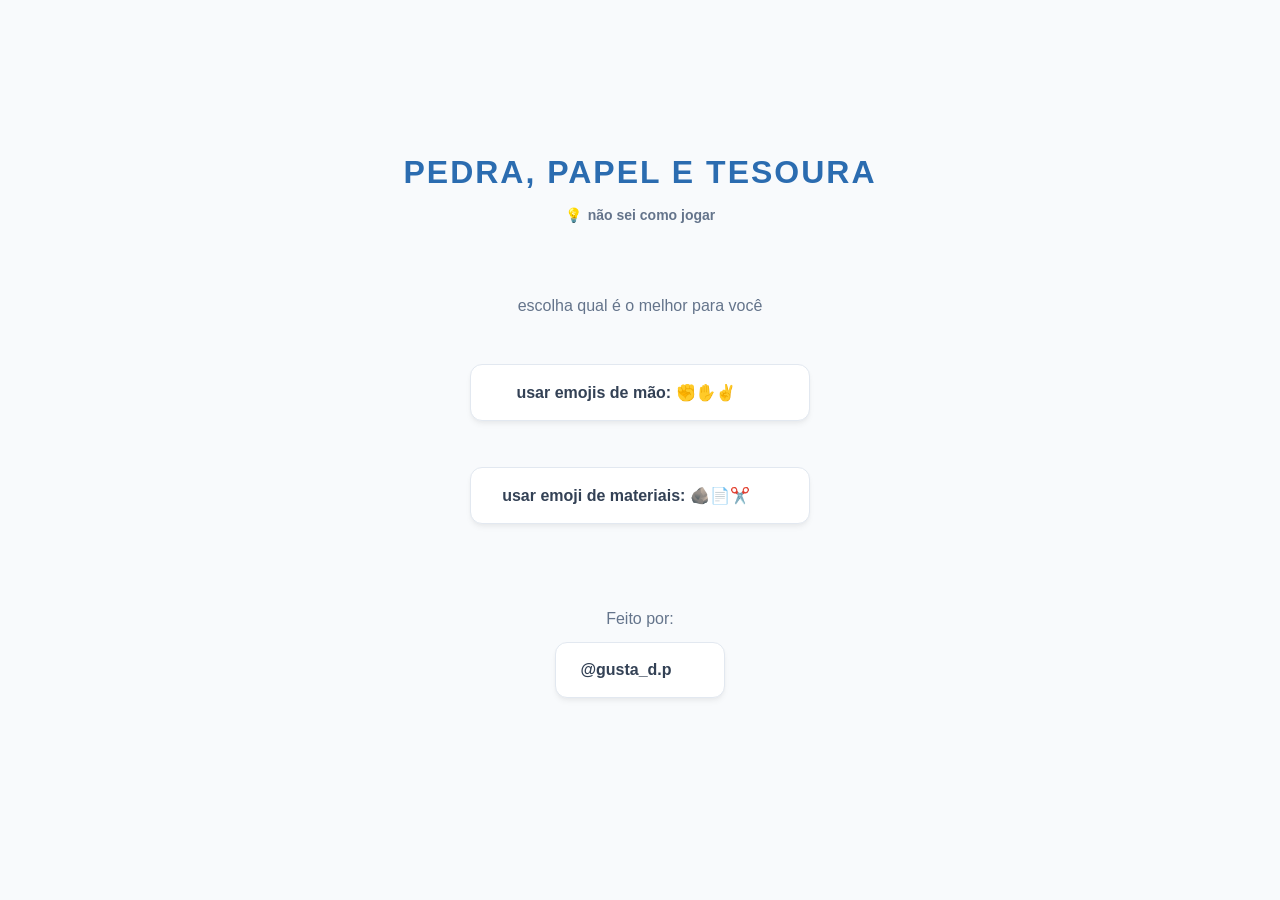
<file: index.html>
<!DOCTYPE html>
<html lang="pt-BR">
<head>
    <meta charset="UTF-8">
    <meta name="viewport" content="width=device-width, initial-scale=1.0">
    <link rel="stylesheet" href="./style.css">
    <link rel="icon" type = 'image/png' href="./img/PePaTe.png">
    <title>Pedra, Papel e Tesoura</title>
</head>
<body>
    <h1>PEDRA, PAPEL E TESOURA</h1>
    <a href="./regras.html">não sei como jogar</a>
    <br><br>
<p>escolha qual é o melhor para você</p>
<a href="./maoSelect.html">usar emojis de mão: ✊✋✌️</a>
<br>
<a href="./materialSelect.html">usar emoji de materiais: 🪨📄✂️ </a>
<br><br><br><br>
 <p>Feito por: <a href="https://www.instagram.com/gusta_d.p/" class="instagram">@gusta_d.p</a></p>
</body>
</html>
</file>
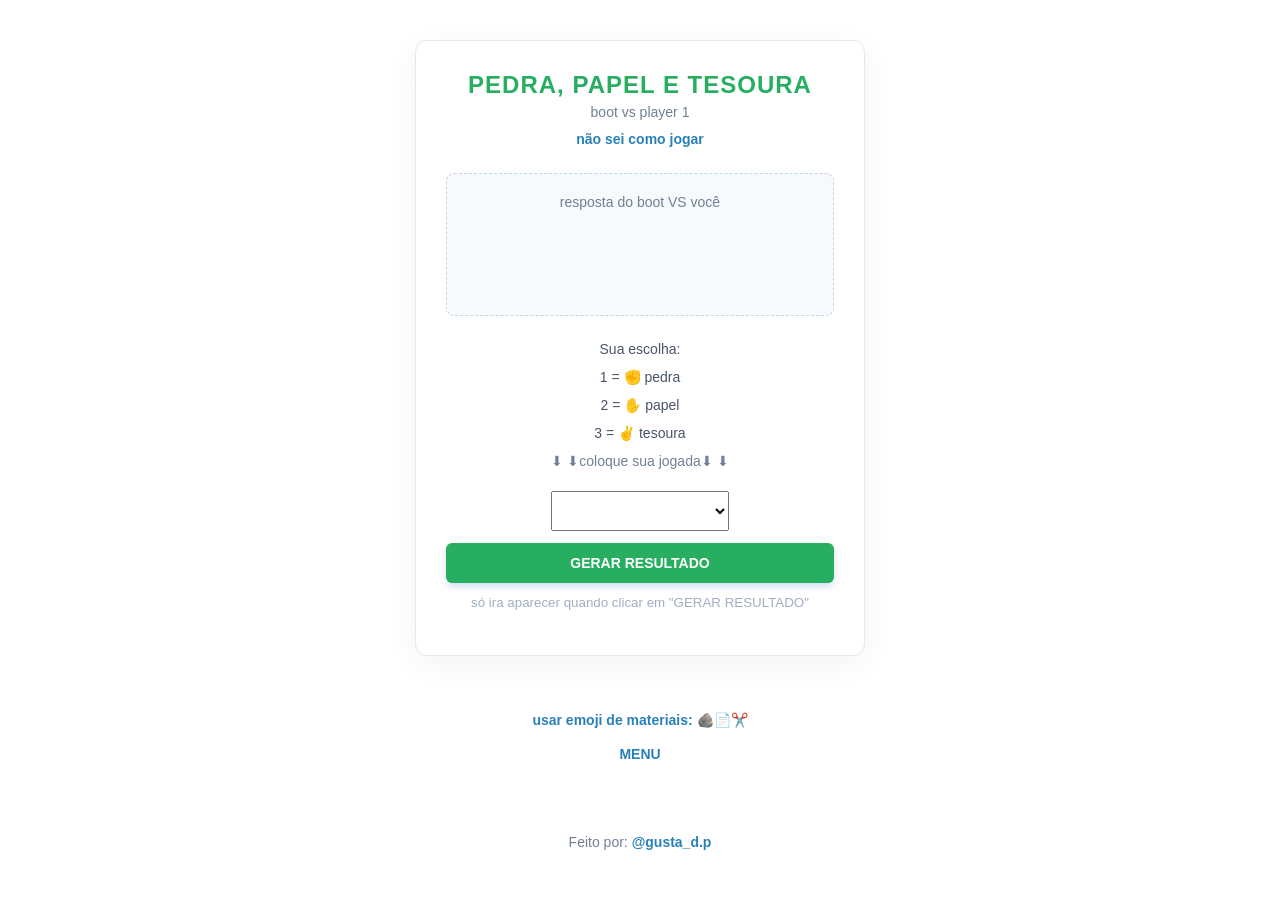
<file: maoSelect.html>
<!DOCTYPE html>
<html lang="pt-BR">
<head>
    <meta charset="UTF-8">
    <meta name="viewport" content="width=device-width, initial-scale=1.0">
    <script src="./node2.js"defer></script>
    <link rel="stylesheet" href="./style1.css">
    <link rel="icon" type = 'image/png' href="./img/PePaTe.png">
    <title>Pedra, Papel e Tesoura com emojis</title>
</head>
<body>
    <main class="container">
        <h1>PEDRA, PAPEL E TESOURA</h1>
        <p>boot vs player 1</p>

        <a href="./regras.html">não sei como jogar</a>

        <div class="jogo-area">
            <p>resposta do boot VS você</p>
            
            
            <div id="boot_resposta"></div>
            
            
            <div id="resultado"></div>
        </div>
        
        <div class="controles">
            <label for="input_player">Sua escolha:</label>
            <label for="input_player">1 = ✊ pedra</label>
            <label for="input_player">2 = ✋ papel</label>
            <label for="input_player">3 = ✌️ tesoura</label>
            
            <p>⬇ ⬇coloque sua jogada⬇ ⬇</p>
            <select name="input_player" id="input_player">
                <option value="0"></option>
                <option value="1">✊ pedra</option>
                <option value="2">✋ papel</option>
                <option value="3">✌️ tesoura</option>
                <option value="4"></option>
                
                
            </select>
            <button onclick="principal()">GERAR RESULTADO</button>
            <small>só ira aparecer quando clicar em "GERAR RESULTADO"</small>
        </div>
    </main>






    <br><br>
    <a href="./materialSelect.html">usar emoji de materiais: 🪨📄✂️ </a>
    <br>
    <a href="./index.html">MENU</a>
    <br><br><br><br>
     <p>Feito por: <a href="https://www.instagram.com/gusta_d.p/" class="instagram">@gusta_d.p</a></p>
</file>
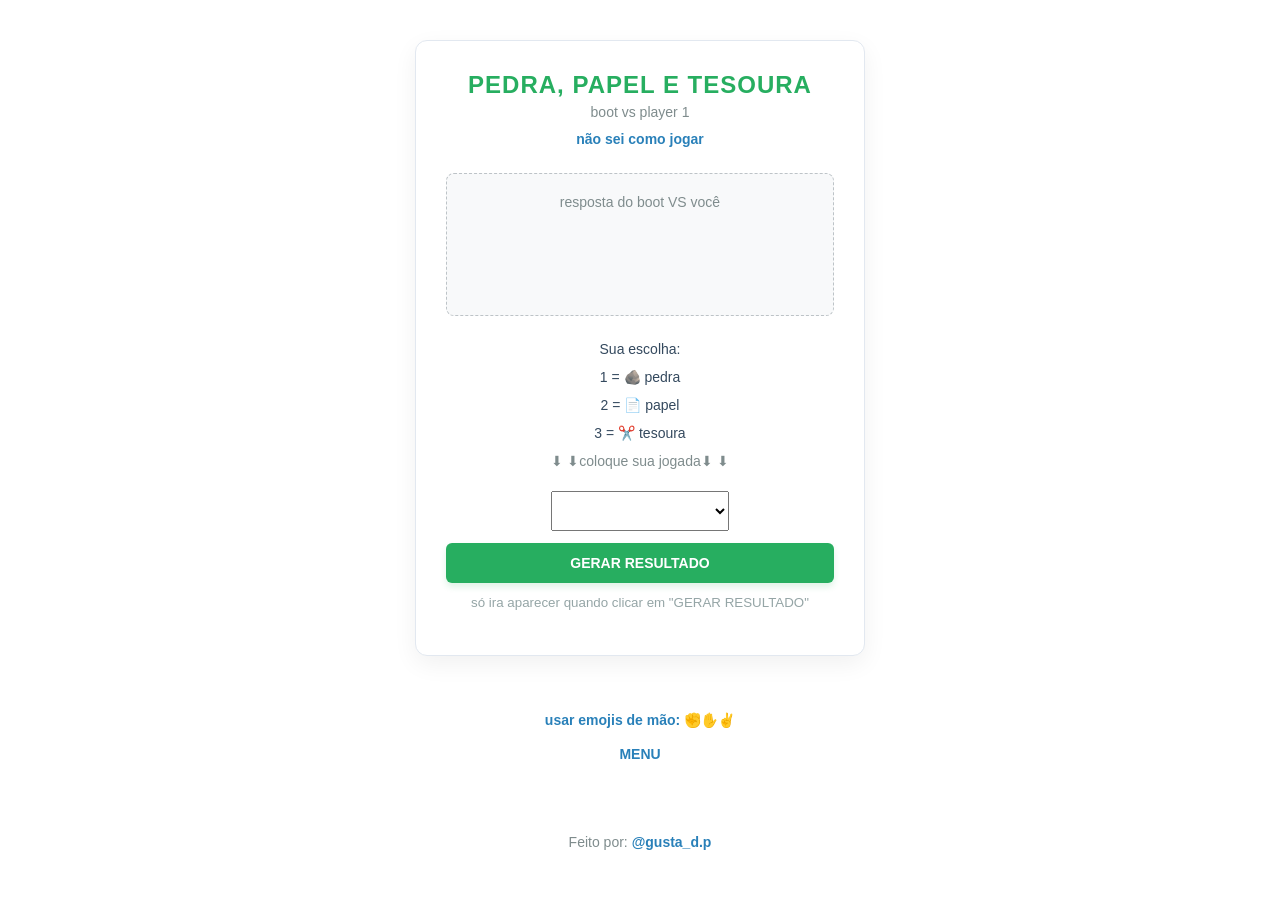
<file: materialSelect.html>
<!DOCTYPE html>
<html lang="pt-BR">
<head>
    <meta charset="UTF-8">
    <meta name="viewport" content="width=device-width, initial-scale=1.0">
    <link rel="stylesheet" href="./style2.css">
    <link rel="icon" type = 'image/png' href="./img/PePaTe.png">
    <script src="./node.js" defer></script>
    <title>Pedra, Papel e Tesoura com materias</title>
</head>
<body>

    <main class="container">
        <h1>PEDRA, PAPEL E TESOURA</h1>
        <p>boot vs player 1</p>

        <a href="./regras.html">não sei como jogar</a>

        <div class="jogo-area">
            <p>resposta do boot VS você</p>
            
            
            <div id="boot_resposta"></div>
            
            
            <div id="resultado"></div>
        </div>
        
        <div class="controles">
            <label for="input_player">Sua escolha:</label>
            <label for="input_player">1 = 🪨 pedra</label>
            <label for="input_player">2 = 📄 papel</label>
            <label for="input_player">3 = ✂️ tesoura</label>
            <p>⬇ ⬇coloque sua jogada⬇ ⬇</p>
            <select name="input_player" id="input_player">
                <option value="0"></option>
                <option value="1">🪨 pedra</option>
                <option value="2">📄 papel</option>
                <option value="3">✂️ tesoura</option>
                <option value="4"></option>
            </select>
            <button onclick="principal()">GERAR RESULTADO</button>
            <small>só ira aparecer quando clicar em "GERAR RESULTADO"</small>
        </div>
    </main>


<br><br>




<a href="./maoSelect.html">usar emojis de mão: ✊✋✌️</a>
<br>
<a href="./index.html">MENU</a>
    <br><br><br><br>
     <p>Feito por: <a href="https://www.instagram.com/gusta_d.p/" class="instagram">@gusta_d.p</a></p>
</file>
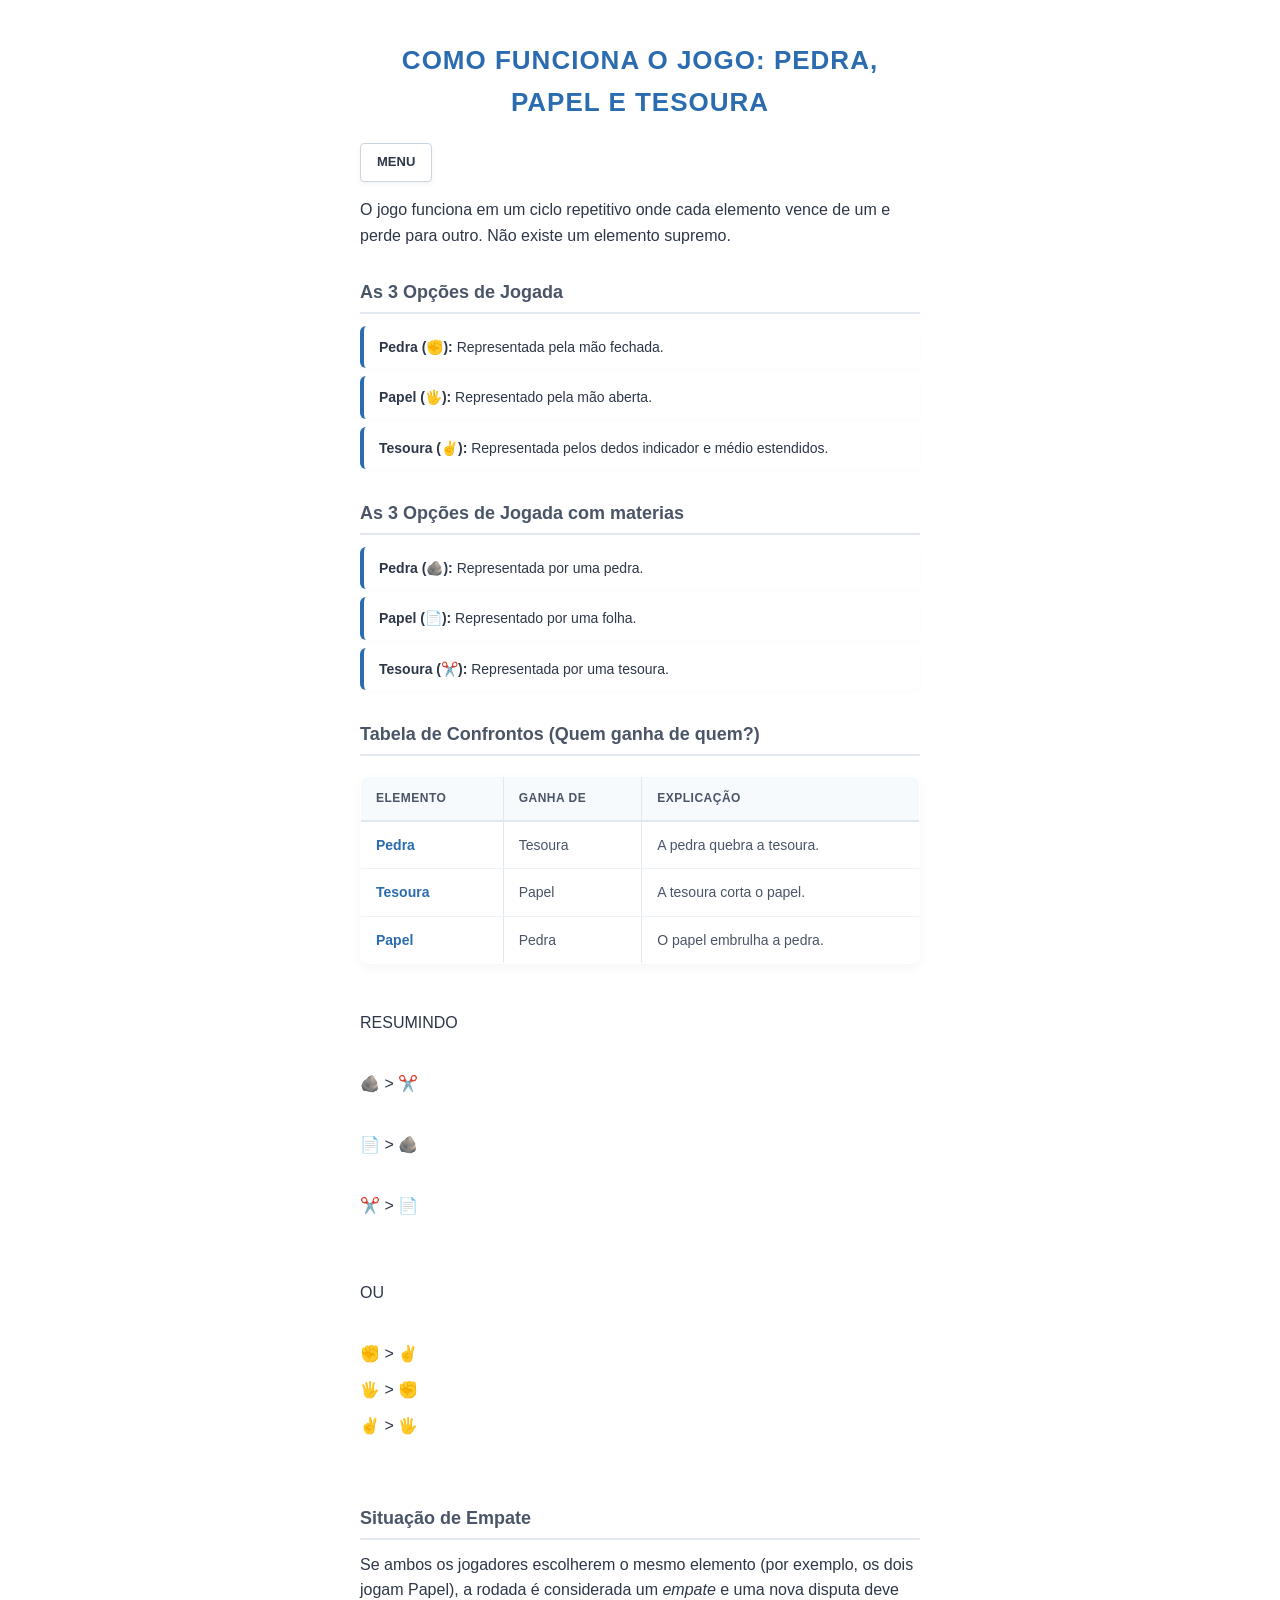
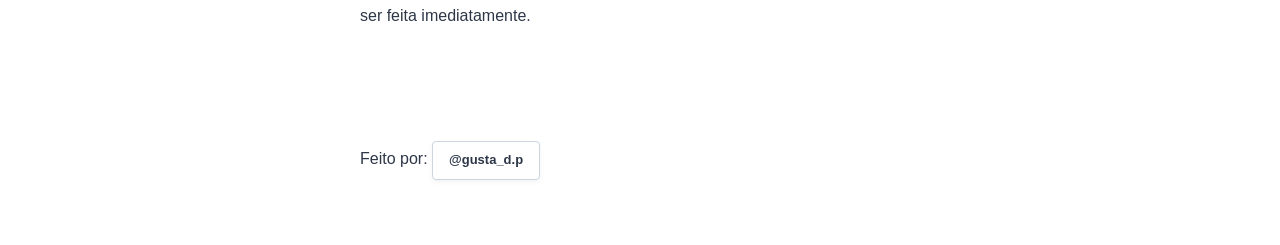
<file: regras.html>
<!DOCTYPE html>
<html lang="pt-BR">
<head>
    <meta charset="UTF-8">
    <meta name="viewport" content="width=device-width, initial-scale=1.0">
    <link rel="stylesheet" href="style4.css">
    <link rel="icon" type = 'image/png' href="./img/PePaTe.png">
    <title>Regras do Pedra, Papel e Tesoura</title>
</head>
<body>
     <h1>Como Funciona o Jogo: Pedra, Papel e Tesoura</h1>
    <a href="./index.html">MENU</a>
    <p>O jogo funciona em um ciclo repetitivo onde cada elemento vence de um e perde para outro. Não existe um elemento supremo.</p>

    <h2>As 3 Opções de Jogada</h2>
    <ul>
        <li><strong>Pedra (✊):</strong> Representada pela mão fechada.</li>
        <li><strong>Papel (🖐️):</strong> Representado pela mão aberta.</li>
        <li><strong>Tesoura (✌️):</strong> Representada pelos dedos indicador e médio estendidos.</li>
    </ul>

       <h2>As 3 Opções de Jogada com materias</h2>
    <ul>
        <li><strong>Pedra (🪨):</strong> Representada por uma pedra.</li>
        <li><strong>Papel (📄):</strong> Representado por uma folha.</li>
        <li><strong>Tesoura (✂️):</strong> Representada por uma tesoura.</li>
    </ul>

    <h2>Tabela de Confrontos (Quem ganha de quem?)</h2>
    <table border="1">
        <thead>
            <tr>
                <th>Elemento</th>
                <th>Ganha de</th>
                <th>Explicação</th>
            </tr>
        </thead>
        <tbody>
            <tr>
                <td><strong>Pedra</strong></td>
                <td>Tesoura</td>
                <td>A pedra quebra a tesoura.</td>
            </tr>
            <tr>
                <td><strong>Tesoura</strong></td>
                <td>Papel</td>
                <td>A tesoura corta o papel.</td>
            </tr>
            <tr>
                <td><strong>Papel</strong></td>
                <td>Pedra</td>
                <td>O papel embrulha a pedra.</td>
            </tr>
        </tbody>
    </table>
    <br>
    <p>RESUMINDO</p>
    <br>
    <p>🪨 > ✂️</p><br>
    <p>📄 > 🪨</p><br>
    <p>✂️ > 📄</p><br>
    <br>
    <p>OU</p>
    <br>
    <p>✊ > ✌️</p>
    <p>🖐️ > ✊</p>
    <p>✌️ > 🖐️</p>
    <br>


    <h2>Situação de Empate</h2>
    <p>Se ambos os jogadores escolherem o mesmo elemento (por exemplo, os dois jogam Papel), a rodada é considerada um <em>empate</em> e uma nova disputa deve ser feita imediatamente.</p>



    <br><br><br><br>
     <p>Feito por: <a href="https://www.instagram.com/gusta_d.p/" class="instagram">@gusta_d.p</a></p>
</body>
</html>
</file>
<file: style.css>
/* 1. Reset básico e centralização na tela */
* {
    margin: 0;
    padding: 0;
    box-sizing: border-box;
    font-family: 'Segoe UI', Tahoma, Geneva, Verdana, sans-serif;
}

body {
    background-color: #f8fafc; /* Fundo levemente acinzentado para dar contraste */
    color: #1e293b;          /* Texto escuro premium */
    display: flex;
    flex-direction: column;
    justify-content: center;
    align-items: center;
    min-height: 100vh;
    padding: 20px;
    text-align: center;
}

/* 2. Cabeçalho */
h1 {
    font-size: 32px;
    font-weight: 800;
    color: #2b6cb0; /* Azul elegante */
    text-transform: uppercase;
    letter-spacing: 2px;
    margin-bottom: 8px;
}

p {
    color: #64748b; /* Cinza médio elegante */
    font-size: 16px;
    margin-bottom: 35px;
    font-weight: 500;
}

/* 3. Estilização dos Links / Botões */

/* LINK DE REGRAS (Fica pequeno e discreto no topo ou meio) */
a[href*="regras"] {
    color: #64748b !important;
    text-decoration: none !important;
    font-size: 14px !important;
    font-weight: 600 !important;
    margin-bottom: 30px !important;
    padding: 8px 16px !important;
    border-radius: 20px !important;
    background: transparent !important;
    transition: all 0.2s ease !important;
    display: inline-flex !important;
    align-items: center !important;
    gap: 6px !important;
    border: none !important;
    box-shadow: none !important;
    transform: none !important;
    width: auto !important;
    max-width: none !important;
}

a[href*="regras"]::before {
    content: "💡";
    font-size: 14px;
}

a[href*="regras"]:hover {
    color: #2b6cb0 !important;
    background: #ebf8ff !important;
}

/* TODOS OS OUTROS LINKS (AGORA VAI ARRUMAR TODOS OS BOTÕES DE PÁGINAS) */
a:not([href*="regras"]) {
    display: flex;
    align-items: center;
    justify-content: center;
    gap: 12px;
    background: #ffffff; 
    color: #334155;      
    text-decoration: none;
    font-size: 16px;
    font-weight: 700;
    padding: 18px 24px;
    border-radius: 12px; /* Cantos arredondados modernos */
    border: 1px solid #e2e8f0; 
    width: 100%;
    max-width: 340px;
    margin: 14px auto;
    box-shadow: 0 4px 6px -1px rgba(0, 0, 0, 0.05), 0 2px 4px -1px rgba(0, 0, 0, 0.03);
    transition: all 0.25s cubic-bezier(0.4, 0, 0.2, 1); /* Transição suave profissional */
    cursor: pointer;
}

/* Adicionando as setinhas discretas para os botões */
a:not([href*="regras"])::after {
    content: "→";
    opacity: 0;
    transform: translateX(-10px);
    transition: all 0.25s ease;
}

/* Efeito ao passar o mouse nos botões */
a:not([href*="regras"]):hover {
    background: #ffffff;
    color: #2b6cb0;
    border-color: #2b6cb0; 
    transform: translateY(-4px); /* Sobe suavemente */
    box-shadow: 0 12px 20px -5px rgba(43, 108, 176, 0.15); /* Sombra brilha no azul do tema */
}

/* Faz a setinha aparecer e deslizar para o lado no hover */
a:not([href*="regras"]):hover::after {
    opacity: 1;
    transform: translateX(0);
}

/* Efeito de clique */
a:not([href*="regras"]):active {
    transform: translateY(-1px);
    box-shadow: 0 6px 10px -4px rgba(43, 108, 176, 0.15);
}
</file>
<file: style1.css>
* {
    margin: 0;
    padding: 0;
    box-sizing: border-box;
    font-family: 'Segoe UI', Tahoma, Geneva, Verdana, sans-serif;
}

body {
    background-color: white;
    color: #2d3748; /* Texto escuro suave */
    display: flex;
    flex-direction: column;
    justify-content: center;
    align-items: center;
    min-height: 100vh;
    padding: 20px;
    text-align: center;
}

/* 2. Container principal do jogo */
.container {
    background: #ffffff; /* Cartão branco limpo */
    padding: 30px;
    border-radius: 12px;
    box-shadow: 0 8px 32px rgba(0, 0, 0, 0.05); /* Sombra suave */
    width: 100%;
    max-width: 450px;
    border: 1px solid #e2e8f0; /* Borda cinza bem clara */
    margin-bottom: 20px;
}

/* Títulos e textos */
h1 {
    color: #27ae60; /* Azul suave idêntico à primeira página */
    font-size: 24px;
    text-transform: uppercase;
    letter-spacing: 1px;
    margin-bottom: 5px;
}

p {
    color: #718096; /* Cinza médio para boa leitura */
    font-size: 14px;
    margin-bottom: 10px;
}

small {
    color: #a0aec0; /* Cinza claro para textos secundários */
    display: block;
    margin-bottom: 15px;
}

/* Links em geral */
a {
    color: #2980b9; /* Tom neutro escuro */
    text-decoration: none;
    font-weight: bold;
    font-size: 14px;
    transition: color 0.2s;
}

a:hover {
    color: #27ae60; /* Destaca com o azul do tema */
    text-decoration: underline;
}

/* 3. Área central onde o Bot responde */
.jogo-area {
    margin: 25px 0;
    background: #f7fafc; /* Fundo cinza bem claro para destacar do container */
    padding: 20px;
    border-radius: 8px;
    border: 1px dashed #cbd5e0; /* Pontilhado sutil */
}

/* Onde aparece o emoji do Boot */
#boot_resposta {
    font-size: 55px;
    margin: 10px 0;
    min-height: 65px;
}

/* Onde aparece se ganhou ou perdeu */
#resultado {
    font-size: 20px;
    font-weight: bold;
    text-transform: uppercase;
    color: #dd6b20; /* Laranja um pouco mais escuro para contrastar no fundo claro */
    margin-top: 10px;
}

/* 4. Controles (Input e Botão) */
.controles {
    display: flex;
    flex-direction: column;
    align-items: center;
    gap: 12px;
}

.controles label {
    font-size: 14px;
    color: #4a5568; /* Texto de suporte escuro */
}

input[type="text"] {
    background: #ffffff; /* Fundo do input branco */
    border: 2px solid #cbd5e0; /* Borda sutil */
    color: #2d3748; /* Texto escuro ao digitar */
    padding: 10px;
    border-radius: 6px;
    width: 80px;
    text-align: center;
    font-size: 18px;
    outline: none;
    transition: border-color 0.2s;
}

input[type="text"]:focus {
    border-color: #27ae60; /* Borda do input azul ao focar */
}

button {
    background: #27ae60; /* Botão principal azul */
    color: #ffffff;      /* Texto do botão branco */
    border: none;
    padding: 12px 24px;
    font-size: 14px;
    font-weight: bold;
    text-transform: uppercase;
    border-radius: 6px;
    cursor: pointer;
    width: 100%;
    box-shadow: 0 4px 6px rgba(43, 108, 176, 0.2); /* Sombra azul leve */
    transition: background 0.2s, transform 0.1s;
}

button:hover {
    background: #2b5c8f; /* Tom de azul um pouco mais escuro no hover */
    transform: translateY(-2px);
}

button:active {
    transform: translateY(0);
}
select{

font-size: 2rem;

}
</file>
<file: style2.css>
* {
    margin: 0;
    padding: 0;
    box-sizing: border-box;
    font-family: 'Segoe UI', Tahoma, Geneva, Verdana, sans-serif;
}

body {
    background-color: white;
    color: #2c3e50; /* Texto escuro suave */
    display: flex;
    flex-direction: column;
    justify-content: center;
    align-items: center;
    min-height: 100vh;
    padding: 20px;
    text-align: center;
}

/* 2. Container principal do jogo */
.container {
    background: #ffffff; /* Fundo limpo e claro */
    padding: 30px;
    border-radius: 12px;
    box-shadow: 0 8px 24px rgba(0, 0, 0, 0.06); /* Sombra leve e elegante */
    width: 100%;
    max-width: 450px;
    border: 1px solid #e2e8f0;
    margin-bottom: 20px;
}

/* Títulos e textos */
h1 {
    color: #27ae60; /* Verde oliva/pastel sofisticado (substitui o neon) */
    font-size: 24px;
    text-transform: uppercase;
    letter-spacing: 1px;
    margin-bottom: 5px;
}

p {
    color: #7f8c8d; /* Cinza médio de boa leitura */
    font-size: 14px;
    margin-bottom: 10px;
}

small {
    color: #95a5a6; /* Cinza claro para detalhes */
    display: block;
    margin-bottom: 15px;
}

/* Links em geral */
a {
    color: #2980b9; /* Link em azul sóbrio */
    text-decoration: none;
    font-weight: bold;
    font-size: 14px;
    transition: color 0.2s;
}

a:hover {
    color: #27ae60; /* Muda para o verde do tema */
    text-decoration: underline;
}

/* 3. Área central onde o Boot responde */
.jogo-area {
    margin: 25px 0;
    background: #f8f9fa; /* Fundo sutil para destacar a área de resposta */
    padding: 20px;
    border-radius: 8px;
    border: 1px dashed #bdc3c7;
}

/* Onde aparece o emoji do Boot */
#boot_resposta {
    font-size: 55px;
    margin: 10px 0;
    min-height: 65px;
}

/* Onde aparece se ganhou ou perdeu */
#resultado {
    font-size: 20px;
    font-weight: bold;
    text-transform: uppercase;
    color: #d35400; /* Laranja queimado para boa leitura no fundo claro */
    margin-top: 10px;
}

/* 4. Controles (Input e Botão) */
.controles {
    display: flex;
    flex-direction: column;
    align-items: center;
    gap: 12px;
}

.controles label {
    font-size: 14px;
    color: #34495e;
}

input[type="text"] {
    background: #ffffff;
    border: 2px solid #bdc3c7;
    color: #2c3e50;
    padding: 10px;
    border-radius: 6px;
    width: 80px;
    text-align: center;
    font-size: 18px;
    outline: none;
    transition: border-color 0.2s;
}

input[type="text"]:focus {
    border-color: #27ae60; /* Foco do input usando o verde do tema */
}

button {
    background: #27ae60; /* Botão verde suave */
    color: #ffffff;      /* Texto branco */
    border: none;
    padding: 12px 24px;
    font-size: 14px;
    font-weight: bold;
    text-transform: uppercase;
    border-radius: 6px;
    cursor: pointer;
    width: 100%;
    box-shadow: 0 4px 6px rgba(39, 174, 96, 0.15);
    transition: background 0.2s, transform 0.1s;
}

button:hover {
    background: #219653; /* Verde ligeiramente mais escuro no hover */
    transform: translateY(-2px);
}

button:active {
    transform: translateY(0);
}
 select {
            opacity: 1;
            visibility: visible;
            transform: translateX(0);
 }
select{

    font-size: 2rem;
}
</file>
<file: style4.css>
/* 1. Reset básico e centralização */
* {
    margin: 0;
    padding: 0;
    box-sizing: border-box;
    font-family: 'Segoe UI', Tahoma, Geneva, Verdana, sans-serif;
}

body {
    background-color: white; /* Mantido o fundo claro padrão */
    color: #2d3748;            /* Texto escuro suave (Grafite) */
    line-height: 1.6;
    padding: 40px 20px;
    max-width: 600px;
    margin: 0 auto;
}

/* 2. Cabeçalho e Títulos */
h1 {
    color: #2b6cb0; /* Azul suave e elegante idêntico às outras páginas */
    font-size: 26px;
    text-transform: uppercase;
    letter-spacing: 1px;
    margin-bottom: 20px;
    text-align: center;
}

h2 {
    color: #4a5568; /* Tom neutro escuro para os subtítulos */
    font-size: 18px;
    margin-top: 30px;
    margin-bottom: 12px;
    border-bottom: 2px solid #e2e8f0; /* Linha divisória cinza clara */
    padding-bottom: 5px;
}

p {
    color: #718096; /* Cinza médio para leitura confortável */
    font-size: 15px;
    margin-bottom: 15px;
}

/* 3. Link do Menu (Estilo Botão) */
a {
    display: inline-block;
    background: #ffffff; /* Botão voltar branco */
    color: #2d3748;
    text-decoration: none;
    font-weight: bold;
    font-size: 13px;
    padding: 8px 16px;
    border-radius: 4px;
    border: 1px solid #cbd5e0;
    box-shadow: 0 2px 5px rgba(0, 0, 0, 0.05);
    transition: all 0.2s;
    margin-bottom: 15px;
}

a:hover {
    background: #2b6cb0; /* Fica azul ao passar o mouse */
    color: #ffffff;      /* Texto muda para branco */
    border-color: #2b6cb0;
}

/* 4. Listas de Opções */
ul {
    list-style: none;
    padding-left: 0;
    margin-bottom: 20px;
}

li {
    background: #ffffff; /* Itens da lista em cartões brancos */
    margin-bottom: 8px;
    padding: 10px 15px;
    border-radius: 6px;
    border-left: 4px solid #2b6cb0; /* Detalhe lateral em azul */
    font-size: 14px;
    box-shadow: 0 2px 4px rgba(0, 0, 0, 0.02);
}

li strong {
    color: #2d3748; /* Texto em destaque escuro */
}

/* 5. Tabela de Confrontos */
table {
    width: 100%;
    border-collapse: collapse;
    margin: 20px 0;
    background: #ffffff; /* Tabela com fundo branco */
    border-radius: 8px;
    overflow: hidden;
    box-shadow: 0 4px 12px rgba(0, 0, 0, 0.04); /* Sombra sutil na tabela */
    border: 1px solid #e2e8f0;
}

th, td {
    padding: 12px 15px;
    text-align: left;
    font-size: 14px;
}

th {
    background-color: #f7fafc; /* Cabeçalho da tabela em cinza bem claro */
    color: #4a5568;
    font-weight: bold;
    text-transform: uppercase;
    font-size: 12px;
    letter-spacing: 0.5px;
    border-bottom: 2px solid #e2e8f0;
}

td {
    border-bottom: 1px solid #edf2f7; /* Linhas divisórias internas muito suaves */
    color: #4a5568;
}

tr:last-child td {
    border-bottom: none;
}

/* Destaca o nome do elemento na tabela */
td strong {
    color: #2b6cb0; /* Destaques internos mudam para azul */
}

/* 6. Seção de Resumo */
p:has(text-align), 
p {
    margin-bottom: 10px;
}

/* Seletor focado nos seus resumos matemáticos (🪨 > ✂️) */
body > p {
    font-size: 16px;
    color: #2d3748;
    font-weight: 500;
}
</file>
